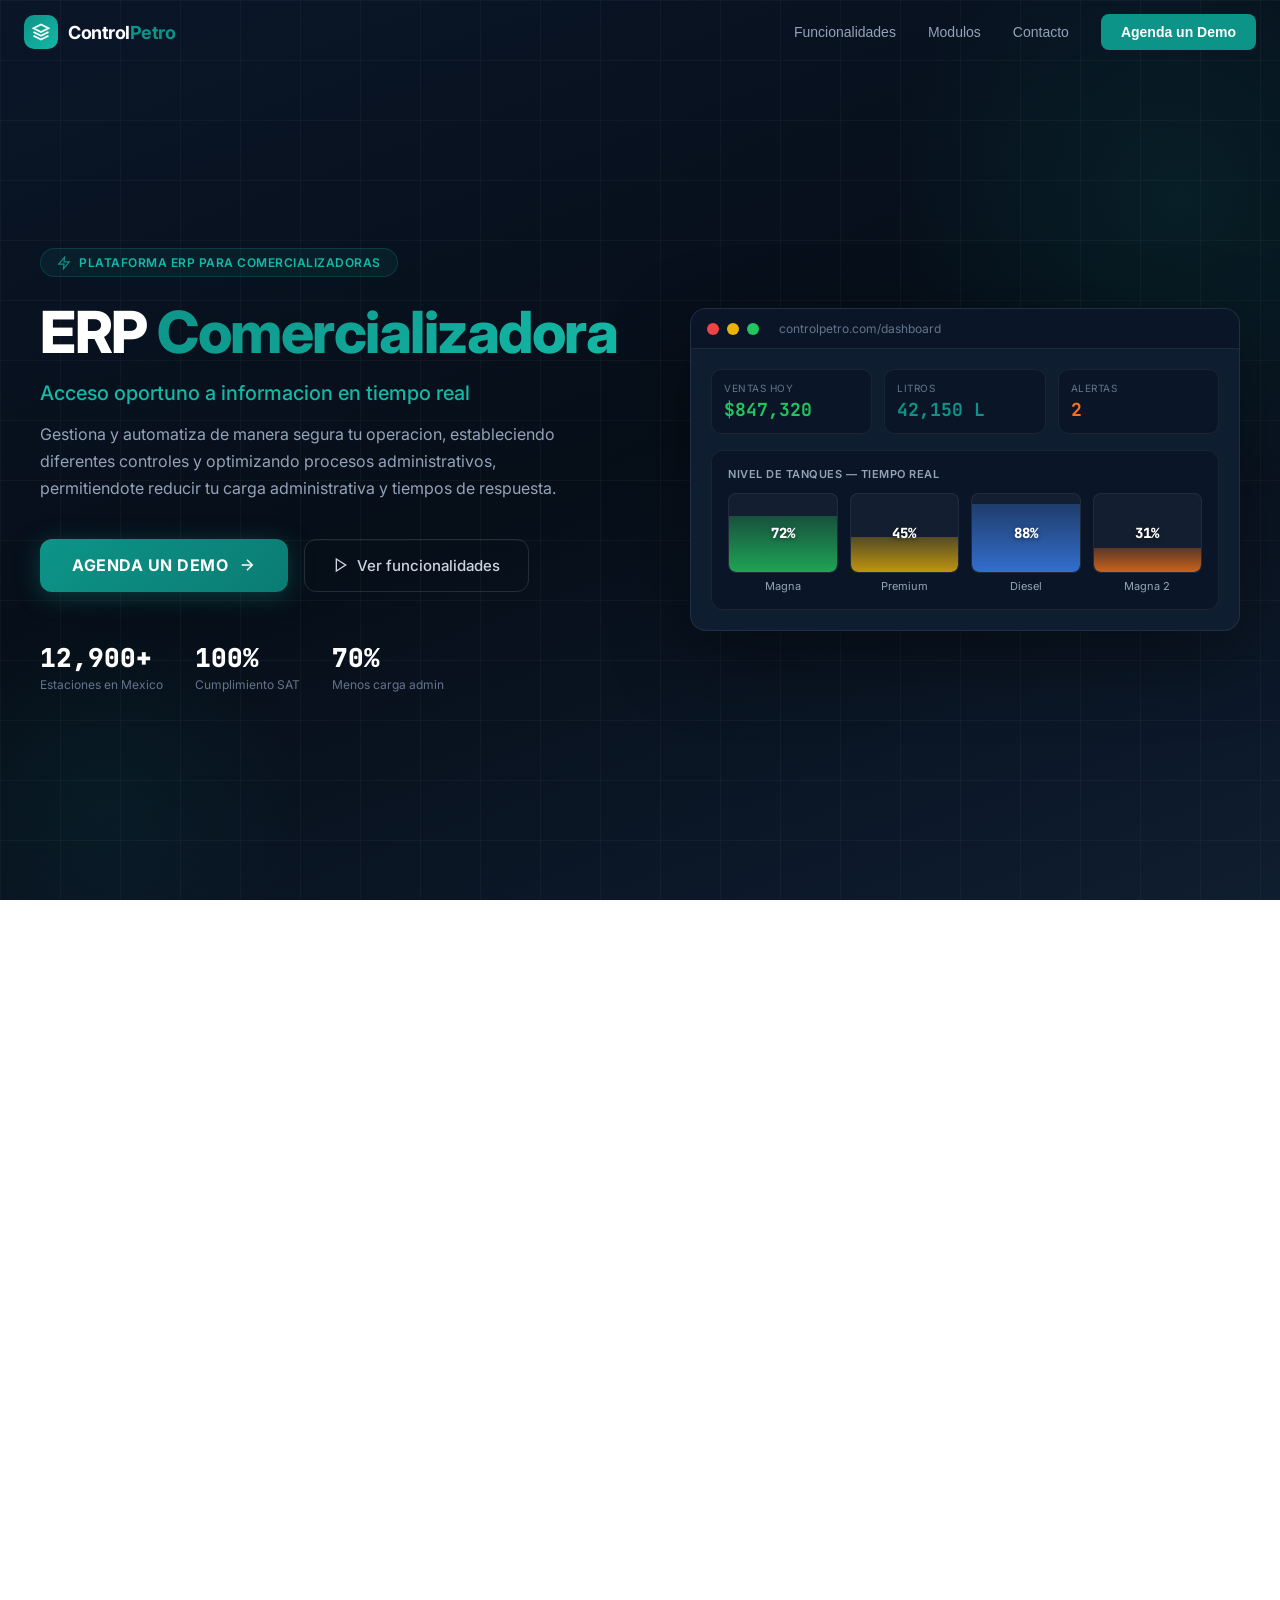
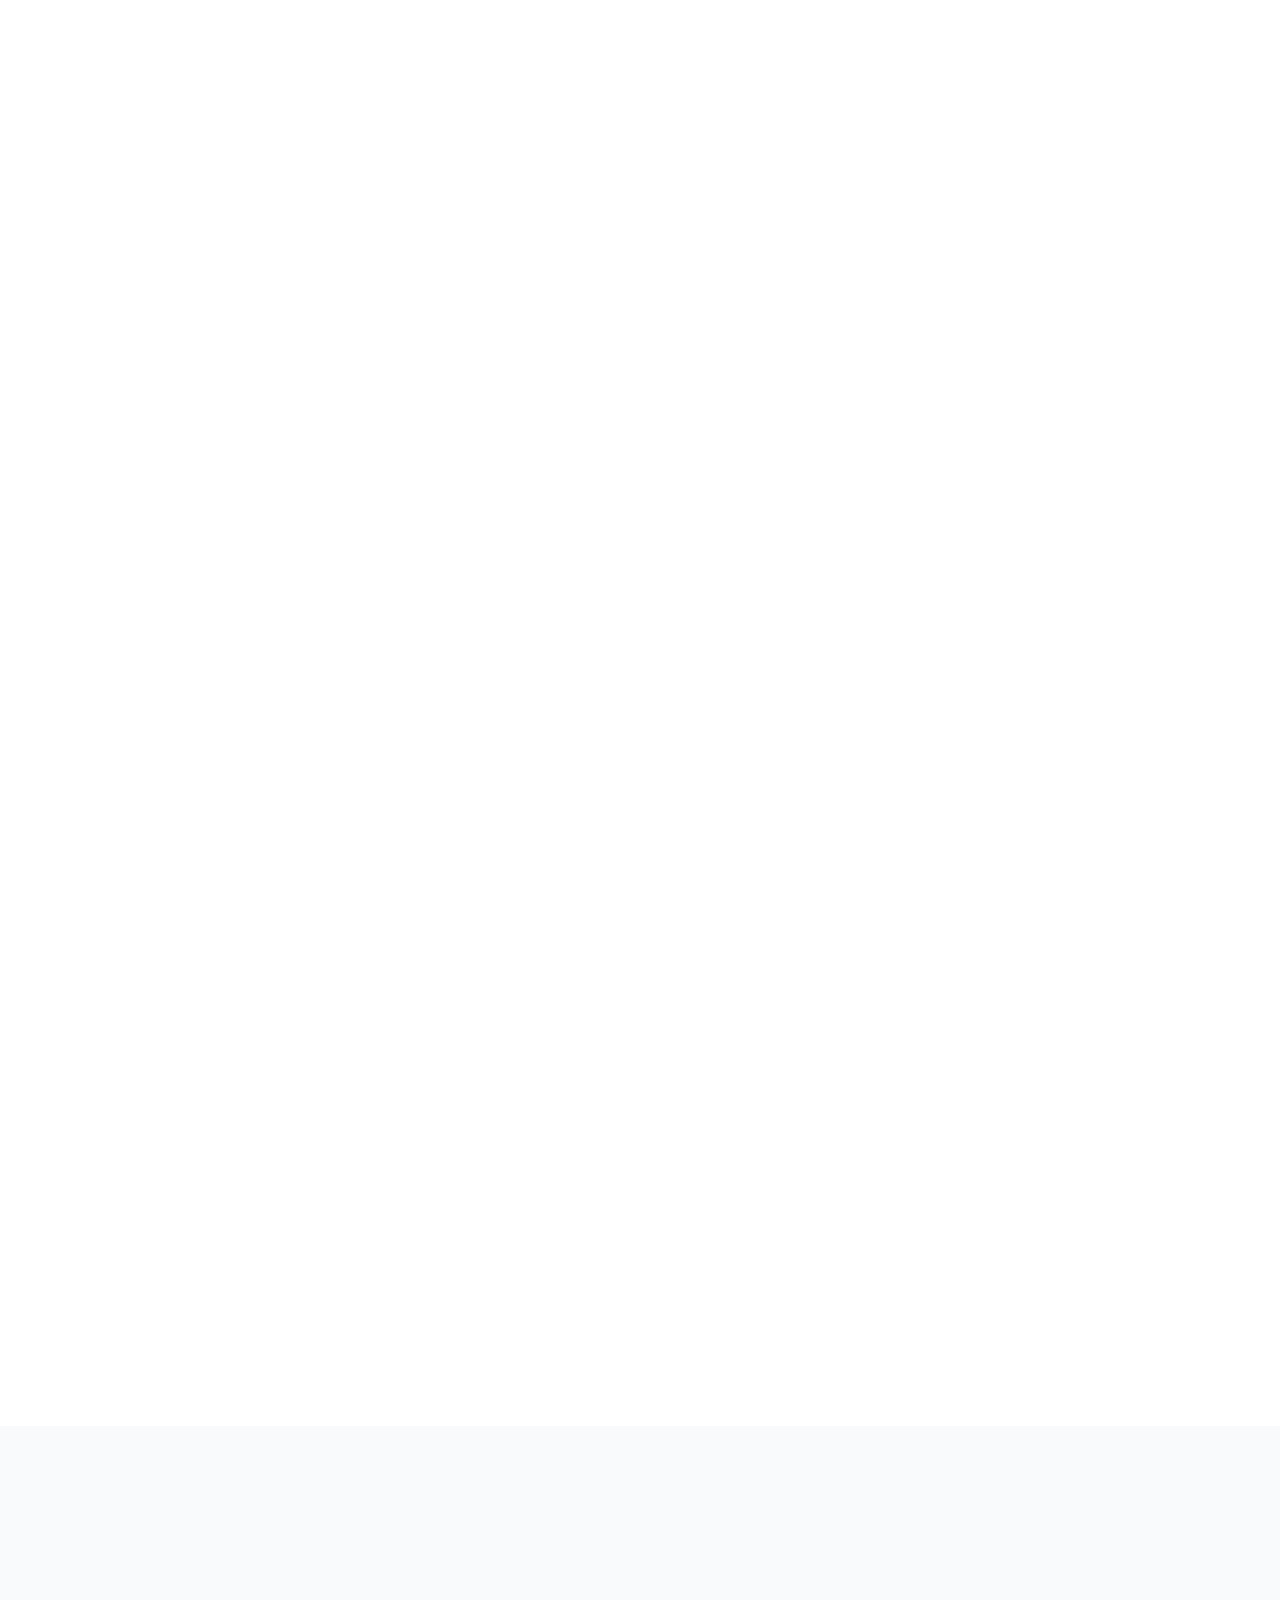
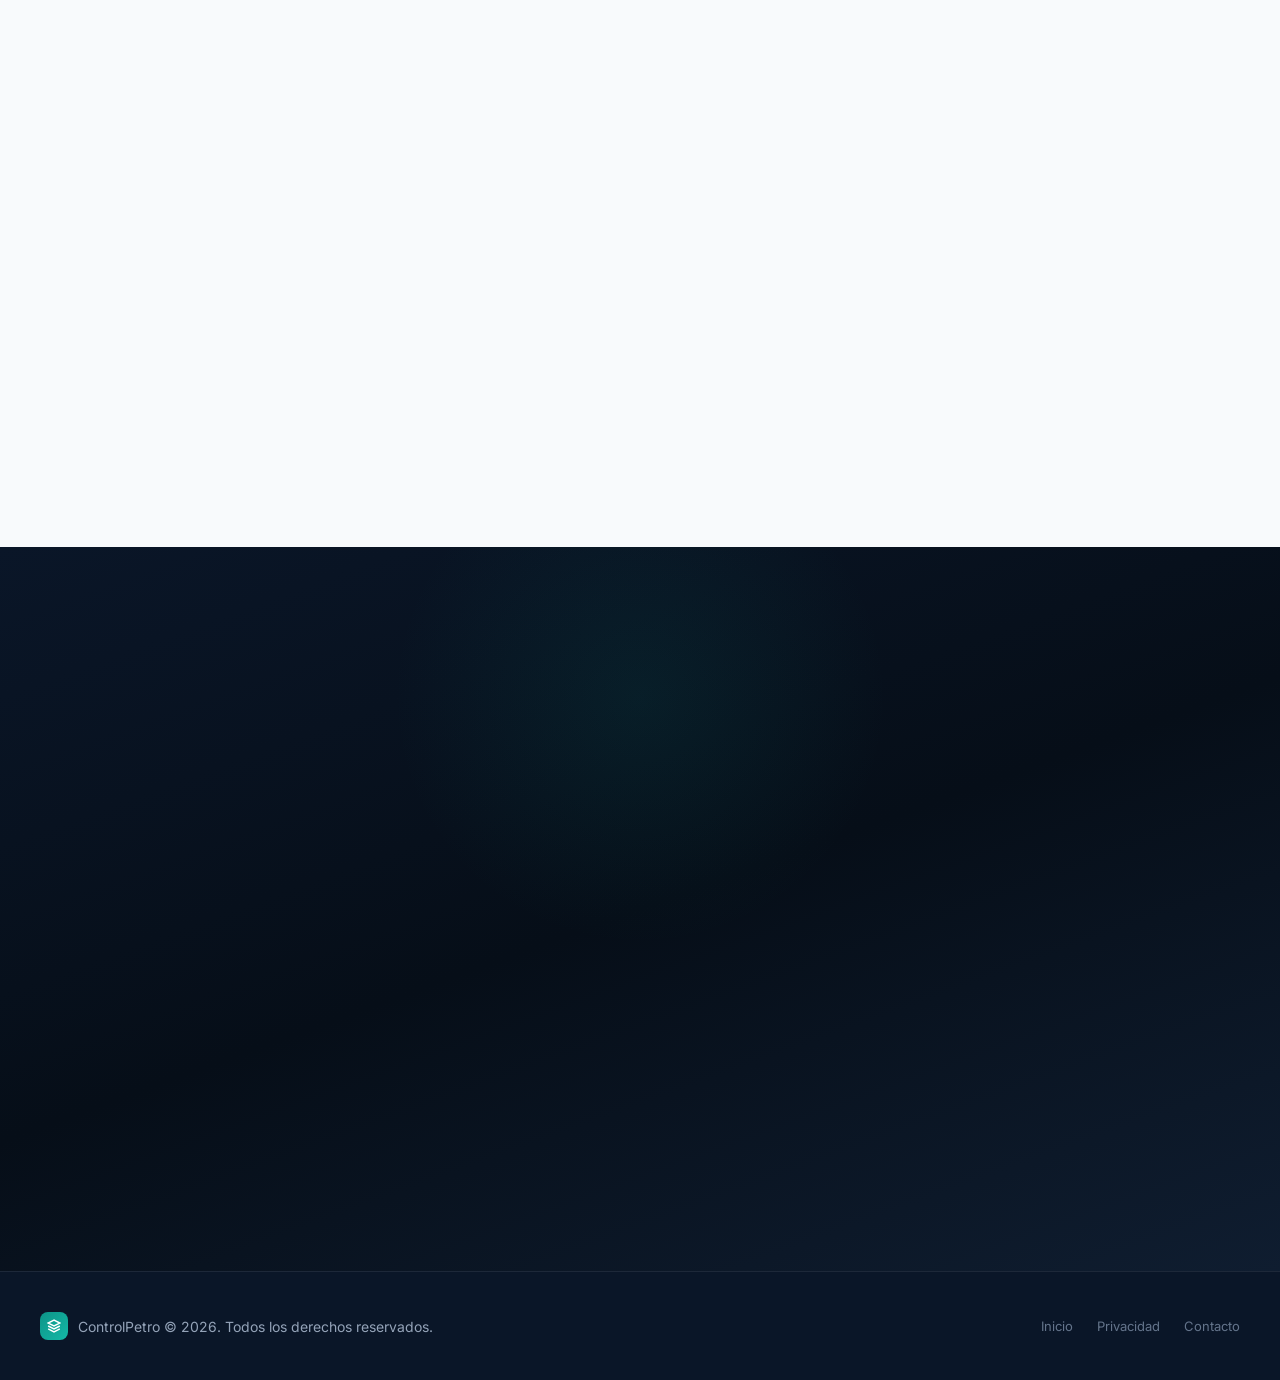
<file: static/erp-comercializadora.html>
<!DOCTYPE html>
<html lang="es-MX">
<head>
    <!-- Google tag (gtag.js) -->
    <script async src="https://www.googletagmanager.com/gtag/js?id=G-QM7V91RC1Y"></script>
    <script>
        window.dataLayer = window.dataLayer || [];
        function gtag(){dataLayer.push(arguments);}
        gtag('js', new Date());
        gtag('config', 'G-QM7V91RC1Y');
    </script>
    <meta charset="UTF-8">
    <meta name="viewport" content="width=device-width, initial-scale=1.0">
    <title>ERP Comercializadora — ControlPetro</title>
    <meta name="description" content="ERP para comercializadoras de combustible en Mexico. Gestiona pedidos, conciliacion de facturas PEMEX, control de egresos y mas. Agenda un demo.">
    <link rel="icon" type="image/png" href="https://lh3.googleusercontent.com/d/1U4b_we3RXomMkBELS8oZ1jYvJqT5s6B3=s32">
    <link href="https://fonts.googleapis.com/css2?family=Inter:wght@400;500;600;700;800;900&family=JetBrains+Mono:wght@500;700&display=swap" rel="stylesheet">
    <style>
        :root {
            --navy: #0A1628;
            --navy-light: #0F1D30;
            --navy-mid: #162236;
            --teal: #0D9488;
            --teal-light: #14B8A6;
            --teal-green: #5EEAD4;
            --teal-dark: #0B7C73;
            --white: #ffffff;
            --gray-50: #f8fafc;
            --gray-100: #f1f5f9;
            --gray-200: #e2e8f0;
            --gray-300: #cbd5e1;
            --gray-400: #94a3b8;
            --gray-500: #64748b;
            --gray-600: #475569;
            --gray-700: #334155;
        }

        * { margin: 0; padding: 0; box-sizing: border-box; }
        html { scroll-behavior: smooth; }
        body { font-family: 'Inter', -apple-system, BlinkMacSystemFont, sans-serif; -webkit-font-smoothing: antialiased; color: var(--white); }
        ::selection { background: rgba(13,148,136,0.3); color: white; }

        /* ── NAVBAR ── */
        .navbar {
            position: fixed; top: 0; left: 0; right: 0; z-index: 100;
            display: flex; align-items: center; justify-content: space-between;
            height: 64px; padding: 0 24px;
            transition: all .3s;
        }
        .navbar.scrolled {
            background: rgba(10,22,40,0.95);
            backdrop-filter: blur(12px);
            border-bottom: 1px solid rgba(255,255,255,0.08);
        }
        .nav-brand { display: flex; align-items: center; gap: 10px; text-decoration: none; }
        .nav-logo {
            width: 34px; height: 34px; border-radius: 10px;
            background: linear-gradient(135deg, var(--teal), var(--teal-light));
            display: flex; align-items: center; justify-content: center;
        }
        .nav-logo svg { width: 18px; height: 18px; }
        .nav-brand-text { font-weight: 700; font-size: 18px; color: var(--white); letter-spacing: -0.5px; }
        .nav-brand-text span { color: var(--teal); }
        .nav-links { display: flex; align-items: center; gap: 32px; }
        .nav-link {
            color: var(--gray-400); font-size: 14px; font-weight: 500;
            text-decoration: none; cursor: pointer; transition: color .2s; border: none; background: none;
        }
        .nav-link:hover { color: var(--white); }
        .nav-cta {
            background: var(--teal); color: var(--white); border: none; border-radius: 8px;
            padding: 10px 20px; font-size: 14px; font-weight: 600; cursor: pointer;
            transition: background .2s;
        }
        .nav-cta:hover { background: var(--teal-dark); }
        .nav-burger { display: none; background: none; border: none; color: white; cursor: pointer; }
        .nav-mobile { display: none; position: absolute; top: 64px; left: 0; right: 0; background: var(--navy); padding: 24px; flex-direction: column; gap: 20px; border-bottom: 1px solid rgba(255,255,255,0.08); }
        .nav-mobile.open { display: flex; }

        @media (max-width: 768px) {
            .nav-links { display: none; }
            .nav-burger { display: block; }
        }

        /* ── HERO ── */
        .hero {
            position: relative; min-height: 100vh; display: flex; align-items: center;
            justify-content: center; overflow: hidden; padding: 100px 24px 60px;
            background: linear-gradient(160deg, var(--navy) 0%, #060E18 50%, var(--navy-light) 100%);
        }
        .hero-glow-1 {
            position: absolute; width: 600px; height: 600px; border-radius: 50%;
            background: radial-gradient(circle, rgba(13,148,136,0.12), transparent 70%);
            top: -100px; right: -200px; pointer-events: none;
        }
        .hero-glow-2 {
            position: absolute; width: 400px; height: 400px; border-radius: 50%;
            background: radial-gradient(circle, rgba(13,148,136,0.08), transparent 70%);
            bottom: -100px; left: -100px; pointer-events: none;
        }
        .hero-grid {
            position: absolute; inset: 0; pointer-events: none;
            background-image: linear-gradient(rgba(255,255,255,0.03) 1px, transparent 1px), linear-gradient(90deg, rgba(255,255,255,0.03) 1px, transparent 1px);
            background-size: 60px 60px;
        }
        .hero-inner { max-width: 1200px; width: 100%; display: flex; flex-wrap: wrap; align-items: center; gap: 60px; position: relative; z-index: 1; }
        .hero-copy { flex: 1 1 480px; min-width: 300px; }
        .hero-visual { flex: 1 1 440px; min-width: 300px; }

        .hero-badge {
            display: inline-flex; align-items: center; gap: 8px;
            background: rgba(13,148,136,0.1); border: 1px solid rgba(13,148,136,0.25);
            border-radius: 100px; padding: 6px 16px; margin-bottom: 24px;
        }
        .hero-badge span { color: var(--teal-light); font-size: 12px; font-weight: 600; letter-spacing: 0.5px; }
        .hero h1 { font-size: clamp(36px, 5vw, 58px); font-weight: 800; line-height: 1.1; letter-spacing: -1.5px; margin-bottom: 16px; }
        .hero h1 .gradient { background: linear-gradient(135deg, var(--teal), var(--teal-light)); -webkit-background-clip: text; -webkit-text-fill-color: transparent; }
        .hero-sub { font-size: 20px; color: var(--teal-light); font-weight: 500; margin-bottom: 16px; }
        .hero-desc { font-size: 16px; color: var(--gray-400); line-height: 1.7; margin-bottom: 36px; max-width: 520px; }

        .hero-buttons { display: flex; gap: 16px; flex-wrap: wrap; }
        .btn-primary {
            background: linear-gradient(135deg, var(--teal), var(--teal-dark));
            color: white; border: none; border-radius: 12px; padding: 16px 32px;
            font-size: 16px; font-weight: 700; cursor: pointer; display: flex;
            align-items: center; gap: 10px; box-shadow: 0 4px 24px rgba(13,148,136,0.35);
            transition: all .25s; letter-spacing: 0.5px; text-decoration: none;
        }
        .btn-primary:hover { box-shadow: 0 6px 32px rgba(13,148,136,0.5); transform: translateY(-1px); }
        .btn-outline {
            background: transparent; color: var(--gray-300); border: 1px solid rgba(255,255,255,0.12);
            border-radius: 12px; padding: 16px 28px; font-size: 15px; font-weight: 500;
            cursor: pointer; display: flex; align-items: center; gap: 8px; transition: all .25s; text-decoration: none;
        }
        .btn-outline:hover { background: rgba(255,255,255,0.05); border-color: rgba(255,255,255,0.2); }

        .hero-stats { display: flex; gap: 32px; margin-top: 48px; flex-wrap: wrap; }
        .hero-stat-val { font-size: 26px; font-weight: 800; font-family: 'JetBrains Mono', monospace; }
        .hero-stat-label { font-size: 12px; color: var(--gray-500); margin-top: 2px; }

        /* ── DASHBOARD MOCKUP ── */
        .mockup {
            background: var(--navy-light); border-radius: 16px; border: 1px solid rgba(255,255,255,0.08);
            overflow: hidden; box-shadow: 0 24px 80px rgba(0,0,0,0.4);
        }
        .mockup-bar { display: flex; align-items: center; gap: 8px; padding: 12px 16px; background: var(--navy); border-bottom: 1px solid rgba(255,255,255,0.08); }
        .mockup-dot { width: 12px; height: 12px; border-radius: 50%; }
        .mockup-dot.red { background: #ef4444; } .mockup-dot.yellow { background: #eab308; } .mockup-dot.green { background: #22c55e; }
        .mockup-url { margin-left: 12px; font-size: 12px; color: var(--gray-500); }
        .mockup-body { padding: 20px; }
        .mockup-metrics { display: grid; grid-template-columns: repeat(3, 1fr); gap: 12px; margin-bottom: 16px; }
        .mockup-metric { background: var(--navy); border-radius: 10px; padding: 12px; border: 1px solid rgba(255,255,255,0.06); }
        .mockup-metric-label { font-size: 10px; text-transform: uppercase; letter-spacing: 0.5px; color: var(--gray-500); margin-bottom: 4px; }
        .mockup-metric-val { font-size: 18px; font-weight: 700; font-family: 'JetBrains Mono', monospace; }
        .mockup-tanks { background: var(--navy); border-radius: 12px; padding: 16px; border: 1px solid rgba(255,255,255,0.06); }
        .mockup-tanks-title { font-size: 11px; text-transform: uppercase; letter-spacing: 0.5px; color: var(--gray-400); font-weight: 600; margin-bottom: 12px; }
        .tanks-grid { display: grid; grid-template-columns: repeat(4, 1fr); gap: 12px; }
        .tank { text-align: center; }
        .tank-bar { width: 100%; height: 80px; background: rgba(255,255,255,0.04); border-radius: 8px; position: relative; overflow: hidden; border: 1px solid rgba(255,255,255,0.06); }
        .tank-fill { position: absolute; bottom: 0; left: 0; right: 0; border-radius: 0 0 7px 7px; transition: height 1.5s ease; }
        .tank-pct { position: absolute; inset: 0; display: flex; align-items: center; justify-content: center; font-size: 14px; font-weight: 800; font-family: 'JetBrains Mono', monospace; text-shadow: 0 1px 4px rgba(0,0,0,0.5); }
        .tank-label { font-size: 11px; color: var(--gray-400); margin-top: 6px; }

        /* ── SECTIONS ── */
        .section { padding: 100px 24px; }
        .section-white { background: var(--white); color: var(--navy); }
        .section-gray { background: var(--gray-50); color: var(--navy); }
        .section-dark { background: linear-gradient(160deg, var(--navy) 0%, #060E18 50%, var(--navy-light) 100%); color: var(--white); position: relative; overflow: hidden; }
        .section-inner { max-width: 1200px; margin: 0 auto; }
        .section-label { font-size: 12px; font-weight: 700; color: var(--teal); letter-spacing: 1.5px; text-transform: uppercase; text-align: center; }
        .section-title { font-size: clamp(28px, 4vw, 44px); font-weight: 800; text-align: center; margin: 12px 0; letter-spacing: -1px; }
        .section-subtitle { font-size: 16px; color: var(--gray-500); text-align: center; max-width: 600px; margin: 0 auto; }

        /* ── FEATURE BLOCKS (alternating) ── */
        .feature-block { display: flex; flex-wrap: wrap; align-items: center; gap: 60px; padding: 80px 0; }
        .feature-block.reversed { flex-direction: row-reverse; }
        .feature-text { flex: 1 1 400px; min-width: 280px; }
        .feature-visual { flex: 1 1 400px; min-width: 280px; }
        .feature-icon {
            width: 56px; height: 56px; border-radius: 14px; display: flex;
            align-items: center; justify-content: center; margin-bottom: 20px;
        }
        .feature-icon svg { width: 28px; height: 28px; }
        .feature-title { font-size: 30px; font-weight: 800; letter-spacing: -0.5px; margin-bottom: 16px; color: var(--navy); }
        .feature-desc { font-size: 15px; color: var(--gray-600); line-height: 1.75; margin-bottom: 24px; }
        .feature-bullet { display: flex; align-items: flex-start; gap: 10px; margin-bottom: 12px; }
        .feature-bullet svg { width: 18px; height: 18px; flex-shrink: 0; margin-top: 2px; }
        .feature-bullet span { font-size: 14px; font-weight: 500; color: var(--gray-700); }

        .feature-card-wrap {
            border-radius: 20px; padding: 32px;
        }
        .feature-card {
            background: white; border-radius: 14px; padding: 24px;
            box-shadow: 0 8px 32px rgba(0,0,0,0.08); border: 1px solid var(--gray-200);
        }
        .feature-card-header { display: flex; align-items: center; gap: 10px; margin-bottom: 20px; }
        .feature-card-icon { width: 36px; height: 36px; border-radius: 10px; display: flex; align-items: center; justify-content: center; }
        .feature-card-title { font-size: 14px; font-weight: 700; color: var(--navy); }
        .feature-card-sub { font-size: 11px; color: var(--gray-400); }
        .progress-row { margin-bottom: 12px; }
        .progress-row:last-child { margin-bottom: 0; }
        .progress-header { display: flex; justify-content: space-between; margin-bottom: 4px; }
        .progress-label { font-size: 12px; color: var(--gray-500); }
        .progress-val { font-size: 12px; font-weight: 600; color: var(--navy); }
        .progress-track { height: 6px; background: var(--gray-100); border-radius: 3px; overflow: hidden; }
        .progress-fill { height: 100%; border-radius: 3px; transition: width 1s ease; }

        /* ── MODULES GRID ── */
        .modules-grid { display: grid; grid-template-columns: repeat(auto-fit, minmax(280px, 1fr)); gap: 24px; }
        .module-card {
            background: white; border-radius: 16px; padding: 32px; border: 1px solid var(--gray-200);
            position: relative; overflow: hidden; transition: all .3s; cursor: default;
        }
        .module-card:hover { transform: translateY(-4px); box-shadow: 0 12px 40px rgba(0,0,0,0.08); }
        .module-card-bar { position: absolute; top: 0; left: 0; right: 0; height: 3px; }
        .module-icon { width: 48px; height: 48px; border-radius: 14px; display: flex; align-items: center; justify-content: center; margin-bottom: 20px; }
        .module-icon svg { width: 24px; height: 24px; }
        .module-title { font-size: 20px; font-weight: 700; color: var(--navy); margin-bottom: 12px; }
        .module-desc { font-size: 14px; color: var(--gray-600); line-height: 1.7; }

        /* ── CONTACT FORM ── */
        .contact-glow {
            position: absolute; width: 500px; height: 500px; border-radius: 50%;
            background: radial-gradient(circle, rgba(13,148,136,0.1), transparent 70%);
            top: -100px; left: 50%; transform: translateX(-50%); pointer-events: none;
        }
        .contact-form {
            max-width: 700px; margin: 0 auto; background: rgba(255,255,255,0.03);
            border: 1px solid rgba(255,255,255,0.08); border-radius: 20px;
            padding: 40px 36px; backdrop-filter: blur(8px); position: relative; z-index: 1;
        }
        .form-grid { display: grid; grid-template-columns: repeat(auto-fit, minmax(220px, 1fr)); gap: 16px; }
        .form-group label { display: block; font-size: 12px; font-weight: 600; color: var(--gray-400); margin-bottom: 6px; }
        .form-input {
            width: 100%; padding: 14px 16px; font-size: 15px; font-family: inherit;
            border: 1px solid rgba(255,255,255,0.1); border-radius: 10px;
            background: rgba(255,255,255,0.05); color: white; outline: none; transition: border-color .2s;
        }
        .form-input::placeholder { color: var(--gray-500); }
        .form-input:focus { border-color: var(--teal); }
        .form-submit {
            width: 100%; margin-top: 24px; background: linear-gradient(135deg, var(--teal), var(--teal-dark));
            color: white; border: none; border-radius: 12px; padding: 16px 32px;
            font-size: 16px; font-weight: 700; cursor: pointer; display: flex;
            align-items: center; justify-content: center; gap: 10px;
            box-shadow: 0 4px 24px rgba(13,148,136,0.3); transition: all .25s; letter-spacing: 0.5px;
        }
        .form-submit:hover { box-shadow: 0 6px 32px rgba(13,148,136,0.5); transform: translateY(-1px); }
        .success-msg { text-align: center; background: rgba(13,148,136,0.1); border: 1px solid rgba(13,148,136,0.3); border-radius: 20px; padding: 48px; display: none; }
        .success-msg.show { display: block; }
        .success-msg h3 { font-size: 24px; font-weight: 700; margin: 16px 0 8px; }
        .success-msg p { color: var(--gray-400); }

        /* ── FOOTER ── */
        .footer {
            background: var(--navy); border-top: 1px solid rgba(255,255,255,0.08);
            padding: 40px 24px;
        }
        .footer-inner {
            max-width: 1200px; margin: 0 auto; display: flex;
            align-items: center; justify-content: space-between; flex-wrap: wrap; gap: 20px;
        }
        .footer-left { display: flex; align-items: center; gap: 10px; }
        .footer-text { color: var(--gray-400); font-size: 14px; }
        .footer-links { display: flex; gap: 24px; }
        .footer-link { color: var(--gray-500); font-size: 13px; cursor: pointer; text-decoration: none; transition: color .2s; }
        .footer-link:hover { color: var(--gray-300); }

        /* ── ANIMATIONS ── */
        .fade-up { opacity: 0; transform: translateY(32px); transition: opacity 0.6s ease, transform 0.6s ease; }
        .fade-up.visible { opacity: 1; transform: translateY(0); }

        @media (max-width: 768px) {
            .hero-inner, .feature-block, .feature-block.reversed { flex-direction: column; gap: 40px; }
            .mockup-metrics { grid-template-columns: repeat(2, 1fr); }
            .tanks-grid { grid-template-columns: repeat(2, 1fr); }
        }
    </style>
</head>
<body>

<!-- NAVBAR -->
<nav class="navbar" id="navbar">
    <a href="/" class="nav-brand">
        <div class="nav-logo">
            <svg viewBox="0 0 24 24" fill="none" stroke="#fff" stroke-width="2.5"><path d="M12 2L2 7l10 5 10-5-10-5z"/><path d="M2 17l10 5 10-5"/><path d="M2 12l10 5 10-5"/></svg>
        </div>
        <div class="nav-brand-text">Control<span>Petro</span></div>
    </a>
    <div class="nav-links">
        <button class="nav-link" onclick="scrollTo('#features')">Funcionalidades</button>
        <button class="nav-link" onclick="scrollTo('#modules')">Modulos</button>
        <button class="nav-link" onclick="scrollTo('#contact')">Contacto</button>
        <button class="nav-cta" onclick="scrollTo('#contact')">Agenda un Demo</button>
    </div>
    <button class="nav-burger" onclick="document.getElementById('navMobile').classList.toggle('open')">
        <svg width="24" height="24" viewBox="0 0 24 24" fill="none" stroke="currentColor" stroke-width="2"><path d="M3 12h18M3 6h18M3 18h18"/></svg>
    </button>
    <div class="nav-mobile" id="navMobile">
        <button class="nav-link" onclick="scrollTo('#features');document.getElementById('navMobile').classList.remove('open')">Funcionalidades</button>
        <button class="nav-link" onclick="scrollTo('#modules');document.getElementById('navMobile').classList.remove('open')">Modulos</button>
        <button class="nav-link" onclick="scrollTo('#contact');document.getElementById('navMobile').classList.remove('open')">Contacto</button>
    </div>
</nav>

<!-- HERO -->
<section class="hero">
    <div class="hero-glow-1"></div>
    <div class="hero-glow-2"></div>
    <div class="hero-grid"></div>
    <div class="hero-inner">
        <div class="hero-copy">
            <div class="hero-badge fade-up">
                <svg width="14" height="14" viewBox="0 0 24 24" fill="none" stroke="#0D9488" stroke-width="2"><polygon points="13 2 3 14 12 14 11 22 21 10 12 10 13 2"/></svg>
                <span>PLATAFORMA ERP PARA COMERCIALIZADORAS</span>
            </div>
            <h1 class="fade-up">ERP <span class="gradient">Comercializadora</span></h1>
            <p class="hero-sub fade-up">Acceso oportuno a informacion en tiempo real</p>
            <p class="hero-desc fade-up">Gestiona y automatiza de manera segura tu operacion, estableciendo diferentes controles y optimizando procesos administrativos, permitiendote reducir tu carga administrativa y tiempos de respuesta.</p>
            <div class="hero-buttons fade-up">
                <a href="#contact" class="btn-primary">AGENDA UN DEMO <svg width="18" height="18" viewBox="0 0 24 24" fill="none" stroke="currentColor" stroke-width="2"><path d="M5 12h14"/><path d="M12 5l7 7-7 7"/></svg></a>
                <a href="#features" class="btn-outline"><svg width="16" height="16" viewBox="0 0 24 24" fill="none" stroke="currentColor" stroke-width="2"><polygon points="5 3 19 12 5 21 5 3"/></svg> Ver funcionalidades</a>
            </div>
            <div class="hero-stats fade-up">
                <div><div class="hero-stat-val">12,900+</div><div class="hero-stat-label">Estaciones en Mexico</div></div>
                <div><div class="hero-stat-val">100%</div><div class="hero-stat-label">Cumplimiento SAT</div></div>
                <div><div class="hero-stat-val">70%</div><div class="hero-stat-label">Menos carga admin</div></div>
            </div>
        </div>
        <div class="hero-visual fade-up">
            <div class="mockup">
                <div class="mockup-bar">
                    <div class="mockup-dot red"></div><div class="mockup-dot yellow"></div><div class="mockup-dot green"></div>
                    <span class="mockup-url">controlpetro.com/dashboard</span>
                </div>
                <div class="mockup-body">
                    <div class="mockup-metrics">
                        <div class="mockup-metric"><div class="mockup-metric-label">Ventas Hoy</div><div class="mockup-metric-val" style="color:#22c55e">$847,320</div></div>
                        <div class="mockup-metric"><div class="mockup-metric-label">Litros</div><div class="mockup-metric-val" style="color:var(--teal)">42,150 L</div></div>
                        <div class="mockup-metric"><div class="mockup-metric-label">Alertas</div><div class="mockup-metric-val" style="color:#f97316">2</div></div>
                    </div>
                    <div class="mockup-tanks">
                        <div class="mockup-tanks-title">Nivel de Tanques — Tiempo Real</div>
                        <div class="tanks-grid">
                            <div class="tank"><div class="tank-bar"><div class="tank-fill" style="height:72%;background:linear-gradient(to top,rgba(34,197,94,0.8),rgba(34,197,94,0.3))"></div><div class="tank-pct">72%</div></div><div class="tank-label">Magna</div></div>
                            <div class="tank"><div class="tank-bar"><div class="tank-fill" style="height:45%;background:linear-gradient(to top,rgba(234,179,8,0.8),rgba(234,179,8,0.3))"></div><div class="tank-pct">45%</div></div><div class="tank-label">Premium</div></div>
                            <div class="tank"><div class="tank-bar"><div class="tank-fill" style="height:88%;background:linear-gradient(to top,rgba(59,130,246,0.8),rgba(59,130,246,0.3))"></div><div class="tank-pct">88%</div></div><div class="tank-label">Diesel</div></div>
                            <div class="tank"><div class="tank-bar"><div class="tank-fill" style="height:31%;background:linear-gradient(to top,rgba(249,115,22,0.8),rgba(249,115,22,0.3))"></div><div class="tank-pct">31%</div></div><div class="tank-label">Magna 2</div></div>
                        </div>
                    </div>
                </div>
            </div>
        </div>
    </div>
</section>

<!-- FEATURES -->
<section class="section section-white" id="features">
    <div class="section-inner">
        <div class="fade-up">
            <div class="section-label">Funcionalidades Principales</div>
            <h2 class="section-title">Todo lo que necesitas para operar</h2>
            <p class="section-subtitle">Modulos disenados especificamente para comercializadoras de combustible en Mexico</p>
        </div>

        <!-- Feature 1: Control de Egresos -->
        <div class="feature-block fade-up">
            <div class="feature-text">
                <div class="feature-icon" style="background:rgba(139,92,246,0.1);border:1px solid rgba(139,92,246,0.2);color:#8b5cf6">
                    <svg viewBox="0 0 24 24" fill="none" stroke="currentColor" stroke-width="2"><path d="M21 12V7H5a2 2 0 010-4h14v4"/><path d="M3 5v14a2 2 0 002 2h16v-5"/><path d="M18 12a2 2 0 000 4h4v-4h-4z"/></svg>
                </div>
                <h3 class="feature-title">Control de Egresos</h3>
                <p class="feature-desc">El modulo de presupuestos del ERP para Comercializadora te permitira tener una planeacion a inicio de cada ciclo presupuestal y darle seguimiento en tiempo real a su ejecucion, visibilidad de centros de costos (estaciones / departamentos) y en general lograr una ejecucion mas controlada del gasto. Ademas, dentro del control de egreso podras manejar ordenes de compra con niveles de autorizacion, cotizaciones, gastos por comprobar, requisiciones, gastos recurrentes, etc.</p>
                <div class="feature-bullet"><svg viewBox="0 0 24 24" fill="none" stroke="#8b5cf6" stroke-width="2"><path d="M22 11.08V12a10 10 0 11-5.93-9.14"/><path d="M22 4L12 14.01l-3-3"/></svg><span>Planeacion presupuestal por ciclo</span></div>
                <div class="feature-bullet"><svg viewBox="0 0 24 24" fill="none" stroke="#8b5cf6" stroke-width="2"><path d="M22 11.08V12a10 10 0 11-5.93-9.14"/><path d="M22 4L12 14.01l-3-3"/></svg><span>Centros de costos por estacion</span></div>
                <div class="feature-bullet"><svg viewBox="0 0 24 24" fill="none" stroke="#8b5cf6" stroke-width="2"><path d="M22 11.08V12a10 10 0 11-5.93-9.14"/><path d="M22 4L12 14.01l-3-3"/></svg><span>Ordenes de compra con autorizacion multinivel</span></div>
                <div class="feature-bullet"><svg viewBox="0 0 24 24" fill="none" stroke="#8b5cf6" stroke-width="2"><path d="M22 11.08V12a10 10 0 11-5.93-9.14"/><path d="M22 4L12 14.01l-3-3"/></svg><span>Gastos recurrentes automatizados</span></div>
            </div>
            <div class="feature-visual">
                <div class="feature-card-wrap" style="background:linear-gradient(135deg,rgba(139,92,246,0.06),rgba(139,92,246,0.12));border:1px solid rgba(139,92,246,0.15)">
                    <div class="feature-card">
                        <div class="feature-card-header">
                            <div class="feature-card-icon" style="background:rgba(139,92,246,0.1);color:#8b5cf6"><svg width="20" height="20" viewBox="0 0 24 24" fill="none" stroke="currentColor" stroke-width="2"><path d="M21 12V7H5a2 2 0 010-4h14v4"/><path d="M3 5v14a2 2 0 002 2h16v-5"/><path d="M18 12a2 2 0 000 4h4v-4h-4z"/></svg></div>
                            <div><div class="feature-card-title">Control de Egresos</div><div class="feature-card-sub">Actualizado hace 2 min</div></div>
                        </div>
                        <div class="progress-row"><div class="progress-header"><span class="progress-label">Estacion Norte</span><span class="progress-val">85%</span></div><div class="progress-track"><div class="progress-fill" style="width:85%;background:linear-gradient(90deg,#8b5cf6,#8b5cf688)"></div></div></div>
                        <div class="progress-row"><div class="progress-header"><span class="progress-label">Estacion Centro</span><span class="progress-val">62%</span></div><div class="progress-track"><div class="progress-fill" style="width:62%;background:linear-gradient(90deg,#8b5cf6,#8b5cf688)"></div></div></div>
                        <div class="progress-row"><div class="progress-header"><span class="progress-label">Estacion Sur</span><span class="progress-val">94%</span></div><div class="progress-track"><div class="progress-fill" style="width:94%;background:linear-gradient(90deg,#8b5cf6,#8b5cf688)"></div></div></div>
                        <div class="progress-row"><div class="progress-header"><span class="progress-label">Estacion Poniente</span><span class="progress-val">45%</span></div><div class="progress-track"><div class="progress-fill" style="width:45%;background:linear-gradient(90deg,#8b5cf6,#8b5cf688)"></div></div></div>
                    </div>
                </div>
            </div>
        </div>

        <!-- Feature 2: Conciliacion -->
        <div class="feature-block reversed fade-up">
            <div class="feature-text">
                <div class="feature-icon" style="background:rgba(6,182,212,0.1);border:1px solid rgba(6,182,212,0.2);color:#06b6d4">
                    <svg viewBox="0 0 24 24" fill="none" stroke="currentColor" stroke-width="2"><path d="M14 2H6a2 2 0 00-2 2v16a2 2 0 002 2h12a2 2 0 002-2V8z"/><path d="M14 2v6h6"/><path d="M9 15l2 2 4-4"/></svg>
                </div>
                <h3 class="feature-title">Conciliacion de Facturas</h3>
                <p class="feature-desc">La conciliacion de facturas en el ERP para Comercializadora de combustible es un esquema enfocado al comercializador dentro del portal operativo de la comercializadora. Este reporte concilia el pedido que hizo el cliente final con la factura que emite PEMEX, conciliando las siguientes variables: Cliente final, Fecha, producto, cantidad, Timbrado, Condiciones comerciales, Calculos de IVA e impuestos correspondientes.</p>
                <div class="feature-bullet"><svg viewBox="0 0 24 24" fill="none" stroke="#06b6d4" stroke-width="2"><path d="M22 11.08V12a10 10 0 11-5.93-9.14"/><path d="M22 4L12 14.01l-3-3"/></svg><span>Conciliacion automatica pedido vs factura PEMEX</span></div>
                <div class="feature-bullet"><svg viewBox="0 0 24 24" fill="none" stroke="#06b6d4" stroke-width="2"><path d="M22 11.08V12a10 10 0 11-5.93-9.14"/><path d="M22 4L12 14.01l-3-3"/></svg><span>Variables: cliente, fecha, producto, cantidad</span></div>
                <div class="feature-bullet"><svg viewBox="0 0 24 24" fill="none" stroke="#06b6d4" stroke-width="2"><path d="M22 11.08V12a10 10 0 11-5.93-9.14"/><path d="M22 4L12 14.01l-3-3"/></svg><span>Timbrado y condiciones comerciales</span></div>
                <div class="feature-bullet"><svg viewBox="0 0 24 24" fill="none" stroke="#06b6d4" stroke-width="2"><path d="M22 11.08V12a10 10 0 11-5.93-9.14"/><path d="M22 4L12 14.01l-3-3"/></svg><span>Calculos precisos de IVA e impuestos</span></div>
            </div>
            <div class="feature-visual">
                <div class="feature-card-wrap" style="background:linear-gradient(135deg,rgba(6,182,212,0.06),rgba(6,182,212,0.12));border:1px solid rgba(6,182,212,0.15)">
                    <div class="feature-card">
                        <div class="feature-card-header">
                            <div class="feature-card-icon" style="background:rgba(6,182,212,0.1);color:#06b6d4"><svg width="20" height="20" viewBox="0 0 24 24" fill="none" stroke="currentColor" stroke-width="2"><path d="M14 2H6a2 2 0 00-2 2v16a2 2 0 002 2h12a2 2 0 002-2V8z"/><path d="M14 2v6h6"/><path d="M9 15l2 2 4-4"/></svg></div>
                            <div><div class="feature-card-title">Conciliacion de Facturas</div><div class="feature-card-sub">Actualizado hace 2 min</div></div>
                        </div>
                        <div class="progress-row"><div class="progress-header"><span class="progress-label">Estacion Norte</span><span class="progress-val">85%</span></div><div class="progress-track"><div class="progress-fill" style="width:85%;background:linear-gradient(90deg,#06b6d4,#06b6d488)"></div></div></div>
                        <div class="progress-row"><div class="progress-header"><span class="progress-label">Estacion Centro</span><span class="progress-val">62%</span></div><div class="progress-track"><div class="progress-fill" style="width:62%;background:linear-gradient(90deg,#06b6d4,#06b6d488)"></div></div></div>
                        <div class="progress-row"><div class="progress-header"><span class="progress-label">Estacion Sur</span><span class="progress-val">94%</span></div><div class="progress-track"><div class="progress-fill" style="width:94%;background:linear-gradient(90deg,#06b6d4,#06b6d488)"></div></div></div>
                        <div class="progress-row"><div class="progress-header"><span class="progress-label">Estacion Poniente</span><span class="progress-val">45%</span></div><div class="progress-track"><div class="progress-fill" style="width:45%;background:linear-gradient(90deg,#06b6d4,#06b6d488)"></div></div></div>
                    </div>
                </div>
            </div>
        </div>

        <!-- Feature 3: Pedidos -->
        <div class="feature-block fade-up">
            <div class="feature-text">
                <div class="feature-icon" style="background:rgba(245,158,11,0.1);border:1px solid rgba(245,158,11,0.2);color:#f59e0b">
                    <svg viewBox="0 0 24 24" fill="none" stroke="currentColor" stroke-width="2"><circle cx="9" cy="21" r="1"/><circle cx="20" cy="21" r="1"/><path d="M1 1h4l2.68 13.39a2 2 0 002 1.61h9.72a2 2 0 002-1.61L23 6H6"/></svg>
                </div>
                <h3 class="feature-title">Pedidos de Combustible</h3>
                <p class="feature-desc">El cliente final puede realizar de manera manual una solicitud de combustibles a traves del portal de clientes finales con multiples parametros que podra configurar desde el ERP. Algunos parametros ejemplo son: Estaciones asignadas por usuario, Fecha de entrega requerida por el cliente final, Fecha de restriccion de entrega segun politicas.</p>
                <div class="feature-bullet"><svg viewBox="0 0 24 24" fill="none" stroke="#f59e0b" stroke-width="2"><path d="M22 11.08V12a10 10 0 11-5.93-9.14"/><path d="M22 4L12 14.01l-3-3"/></svg><span>Portal self-service para clientes finales</span></div>
                <div class="feature-bullet"><svg viewBox="0 0 24 24" fill="none" stroke="#f59e0b" stroke-width="2"><path d="M22 11.08V12a10 10 0 11-5.93-9.14"/><path d="M22 4L12 14.01l-3-3"/></svg><span>Estaciones asignadas por usuario</span></div>
                <div class="feature-bullet"><svg viewBox="0 0 24 24" fill="none" stroke="#f59e0b" stroke-width="2"><path d="M22 11.08V12a10 10 0 11-5.93-9.14"/><path d="M22 4L12 14.01l-3-3"/></svg><span>Fechas de entrega configurables</span></div>
                <div class="feature-bullet"><svg viewBox="0 0 24 24" fill="none" stroke="#f59e0b" stroke-width="2"><path d="M22 11.08V12a10 10 0 11-5.93-9.14"/><path d="M22 4L12 14.01l-3-3"/></svg><span>Restricciones de entrega por politicas</span></div>
            </div>
            <div class="feature-visual">
                <div class="feature-card-wrap" style="background:linear-gradient(135deg,rgba(245,158,11,0.06),rgba(245,158,11,0.12));border:1px solid rgba(245,158,11,0.15)">
                    <div class="feature-card">
                        <div class="feature-card-header">
                            <div class="feature-card-icon" style="background:rgba(245,158,11,0.1);color:#f59e0b"><svg width="20" height="20" viewBox="0 0 24 24" fill="none" stroke="currentColor" stroke-width="2"><circle cx="9" cy="21" r="1"/><circle cx="20" cy="21" r="1"/><path d="M1 1h4l2.68 13.39a2 2 0 002 1.61h9.72a2 2 0 002-1.61L23 6H6"/></svg></div>
                            <div><div class="feature-card-title">Pedidos de Combustible</div><div class="feature-card-sub">Actualizado hace 2 min</div></div>
                        </div>
                        <div class="progress-row"><div class="progress-header"><span class="progress-label">Estacion Norte</span><span class="progress-val">85%</span></div><div class="progress-track"><div class="progress-fill" style="width:85%;background:linear-gradient(90deg,#f59e0b,#f59e0b88)"></div></div></div>
                        <div class="progress-row"><div class="progress-header"><span class="progress-label">Estacion Centro</span><span class="progress-val">62%</span></div><div class="progress-track"><div class="progress-fill" style="width:62%;background:linear-gradient(90deg,#f59e0b,#f59e0b88)"></div></div></div>
                        <div class="progress-row"><div class="progress-header"><span class="progress-label">Estacion Sur</span><span class="progress-val">94%</span></div><div class="progress-track"><div class="progress-fill" style="width:94%;background:linear-gradient(90deg,#f59e0b,#f59e0b88)"></div></div></div>
                        <div class="progress-row"><div class="progress-header"><span class="progress-label">Estacion Poniente</span><span class="progress-val">45%</span></div><div class="progress-track"><div class="progress-fill" style="width:45%;background:linear-gradient(90deg,#f59e0b,#f59e0b88)"></div></div></div>
                    </div>
                </div>
            </div>
        </div>
    </div>
</section>

<!-- MODULES -->
<section class="section section-gray" id="modules">
    <div class="section-inner">
        <div class="fade-up">
            <div class="section-label">Modulos Adicionales</div>
            <h2 class="section-title">Integracion completa con PEMEX</h2>
            <p class="section-subtitle">Conecta todos los procesos de tu comercializadora en una sola plataforma</p>
        </div>
        <div class="modules-grid" style="margin-top:48px">
            <div class="module-card fade-up">
                <div class="module-card-bar" style="background:linear-gradient(90deg,#ef4444,#ef444455)"></div>
                <div class="module-icon" style="background:rgba(239,68,68,0.08);color:#ef4444"><svg viewBox="0 0 24 24" fill="none" stroke="currentColor" stroke-width="2"><circle cx="12" cy="12" r="10"/><path d="M2 12h20"/><path d="M12 2a15.3 15.3 0 014 10 15.3 15.3 0 01-4 10 15.3 15.3 0 01-4-10 15.3 15.3 0 014-10z"/></svg></div>
                <h4 class="module-title">Portal PEMEX</h4>
                <p class="module-desc">La solucion se integra con el portal PEMEX para la consulta de la informacion referente a: saldos analiticos, compras de combustible, pagos realizados, revisiones terciarias y archivos volumetricos.</p>
            </div>
            <div class="module-card fade-up">
                <div class="module-card-bar" style="background:linear-gradient(90deg,#8b5cf6,#8b5cf655)"></div>
                <div class="module-icon" style="background:rgba(139,92,246,0.08);color:#8b5cf6"><svg viewBox="0 0 24 24" fill="none" stroke="currentColor" stroke-width="2"><path d="M18 20V10"/><path d="M12 20V4"/><path d="M6 20v-6"/></svg></div>
                <h4 class="module-title">Centralizacion de Saldos Analiticos</h4>
                <p class="module-desc">El usuario podra consultar en una sola pantalla el estatus de las facturas de cada una de las estaciones o distribuidoras registradas en el portal PEMEX y programar sus pagos pendientes.</p>
            </div>
            <div class="module-card fade-up">
                <div class="module-card-bar" style="background:linear-gradient(90deg,#06b6d4,#06b6d455)"></div>
                <div class="module-icon" style="background:rgba(6,182,212,0.08);color:#06b6d4"><svg viewBox="0 0 24 24" fill="none" stroke="currentColor" stroke-width="2"><rect x="1" y="3" width="15" height="13"/><polygon points="16 8 20 8 23 11 23 16 16 16 16 8"/><circle cx="5.5" cy="18.5" r="2.5"/><circle cx="18.5" cy="18.5" r="2.5"/></svg></div>
                <h4 class="module-title">Sugerido de Plan de Embarques</h4>
                <p class="module-desc">Plataforma integradora que te permite gestionar y planificar la logistica de embarques de combustible, optimizando rutas, tiempos de entrega y disponibilidad de producto en tus estaciones.</p>
            </div>
            <div class="module-card fade-up">
                <div class="module-card-bar" style="background:linear-gradient(90deg,#f59e0b,#f59e0b55)"></div>
                <div class="module-icon" style="background:rgba(245,158,11,0.08);color:#f59e0b"><svg viewBox="0 0 24 24" fill="none" stroke="currentColor" stroke-width="2"><path d="M4 19.5A2.5 2.5 0 016.5 17H20"/><path d="M6.5 2H20v20H6.5A2.5 2.5 0 014 19.5v-15A2.5 2.5 0 016.5 2z"/></svg></div>
                <h4 class="module-title">Derivacion Contable en Automatico</h4>
                <p class="module-desc">El ERP permite la visualizacion de saldos por cliente, asi como la derivacion contable de los pagos efectuados, reportologia de litros nuevos y perdidos por cliente y metodo de pago.</p>
            </div>
        </div>
    </div>
</section>

<!-- CONTACT -->
<section class="section section-dark" id="contact">
    <div class="contact-glow"></div>
    <div class="section-inner" style="max-width:800px">
        <div class="fade-up" style="text-align:center;margin-bottom:48px">
            <h2 style="font-size:clamp(28px,4vw,44px);font-weight:800;letter-spacing:-1px;margin-bottom:16px">
                Tu camino hacia la <span class="gradient">transformacion digital</span> inicia aqui
            </h2>
            <p style="font-size:16px;color:var(--gray-400);max-width:560px;margin:0 auto">
                Agenda un demo del ERP para Comercializadora y descubre una mejor manera de gestionar tu negocio de combustible
            </p>
        </div>
        <div class="fade-up">
            <div class="success-msg" id="successMsg">
                <svg width="48" height="48" viewBox="0 0 24 24" fill="none" stroke="var(--teal)" stroke-width="2" style="margin:0 auto"><path d="M22 11.08V12a10 10 0 11-5.93-9.14"/><path d="M22 4L12 14.01l-3-3"/></svg>
                <h3>Solicitud enviada</h3>
                <p>Nuestro equipo te contactara en las proximas 24 horas para agendar tu demo personalizado.</p>
            </div>
            <form class="contact-form" id="contactForm" onsubmit="handleSubmit(event)">
                <div class="form-grid">
                    <div class="form-group"><label>Nombre</label><input class="form-input" type="text" placeholder="Tu nombre completo" required></div>
                    <div class="form-group"><label>Empresa</label><input class="form-input" type="text" placeholder="Nombre de tu empresa" required></div>
                    <div class="form-group"><label>Email</label><input class="form-input" type="email" placeholder="tu@empresa.com" required></div>
                    <div class="form-group"><label>Telefono</label><input class="form-input" type="tel" placeholder="+52 (___) ___-____" required></div>
                </div>
                <button type="submit" class="form-submit">
                    <svg width="18" height="18" viewBox="0 0 24 24" fill="none" stroke="currentColor" stroke-width="2"><line x1="22" y1="2" x2="11" y2="13"/><polygon points="22 2 15 22 11 13 2 9 22 2"/></svg>
                    SOLICITAR DEMO GRATUITO
                </button>
            </form>
        </div>
    </div>
</section>

<!-- FOOTER -->
<footer class="footer">
    <div class="footer-inner">
        <div class="footer-left">
            <div class="nav-logo" style="width:28px;height:28px;border-radius:8px">
                <svg viewBox="0 0 24 24" fill="none" stroke="#fff" stroke-width="2.5" style="width:14px;height:14px"><path d="M12 2L2 7l10 5 10-5-10-5z"/><path d="M2 17l10 5 10-5"/><path d="M2 12l10 5 10-5"/></svg>
            </div>
            <span class="footer-text">ControlPetro &copy; 2026. Todos los derechos reservados.</span>
        </div>
        <div class="footer-links">
            <a href="/" class="footer-link">Inicio</a>
            <a href="/info" class="footer-link">Privacidad</a>
            <a href="#contact" class="footer-link">Contacto</a>
        </div>
    </div>
</footer>

<script>
// Navbar scroll
window.addEventListener('scroll', function() {
    document.getElementById('navbar').classList.toggle('scrolled', window.scrollY > 40);
});

// Smooth scroll
function scrollTo(sel) {
    var el = document.querySelector(sel);
    if (el) el.scrollIntoView({ behavior: 'smooth', block: 'start' });
}

// Fade-up on scroll
var observer = new IntersectionObserver(function(entries) {
    entries.forEach(function(e) { if (e.isIntersecting) e.target.classList.add('visible'); });
}, { threshold: 0.1 });
document.querySelectorAll('.fade-up').forEach(function(el) { observer.observe(el); });

// Form submit
function handleSubmit(e) {
    e.preventDefault();
    document.getElementById('contactForm').style.display = 'none';
    document.getElementById('successMsg').classList.add('show');
}
</script>
</body>
</html>
</file>
